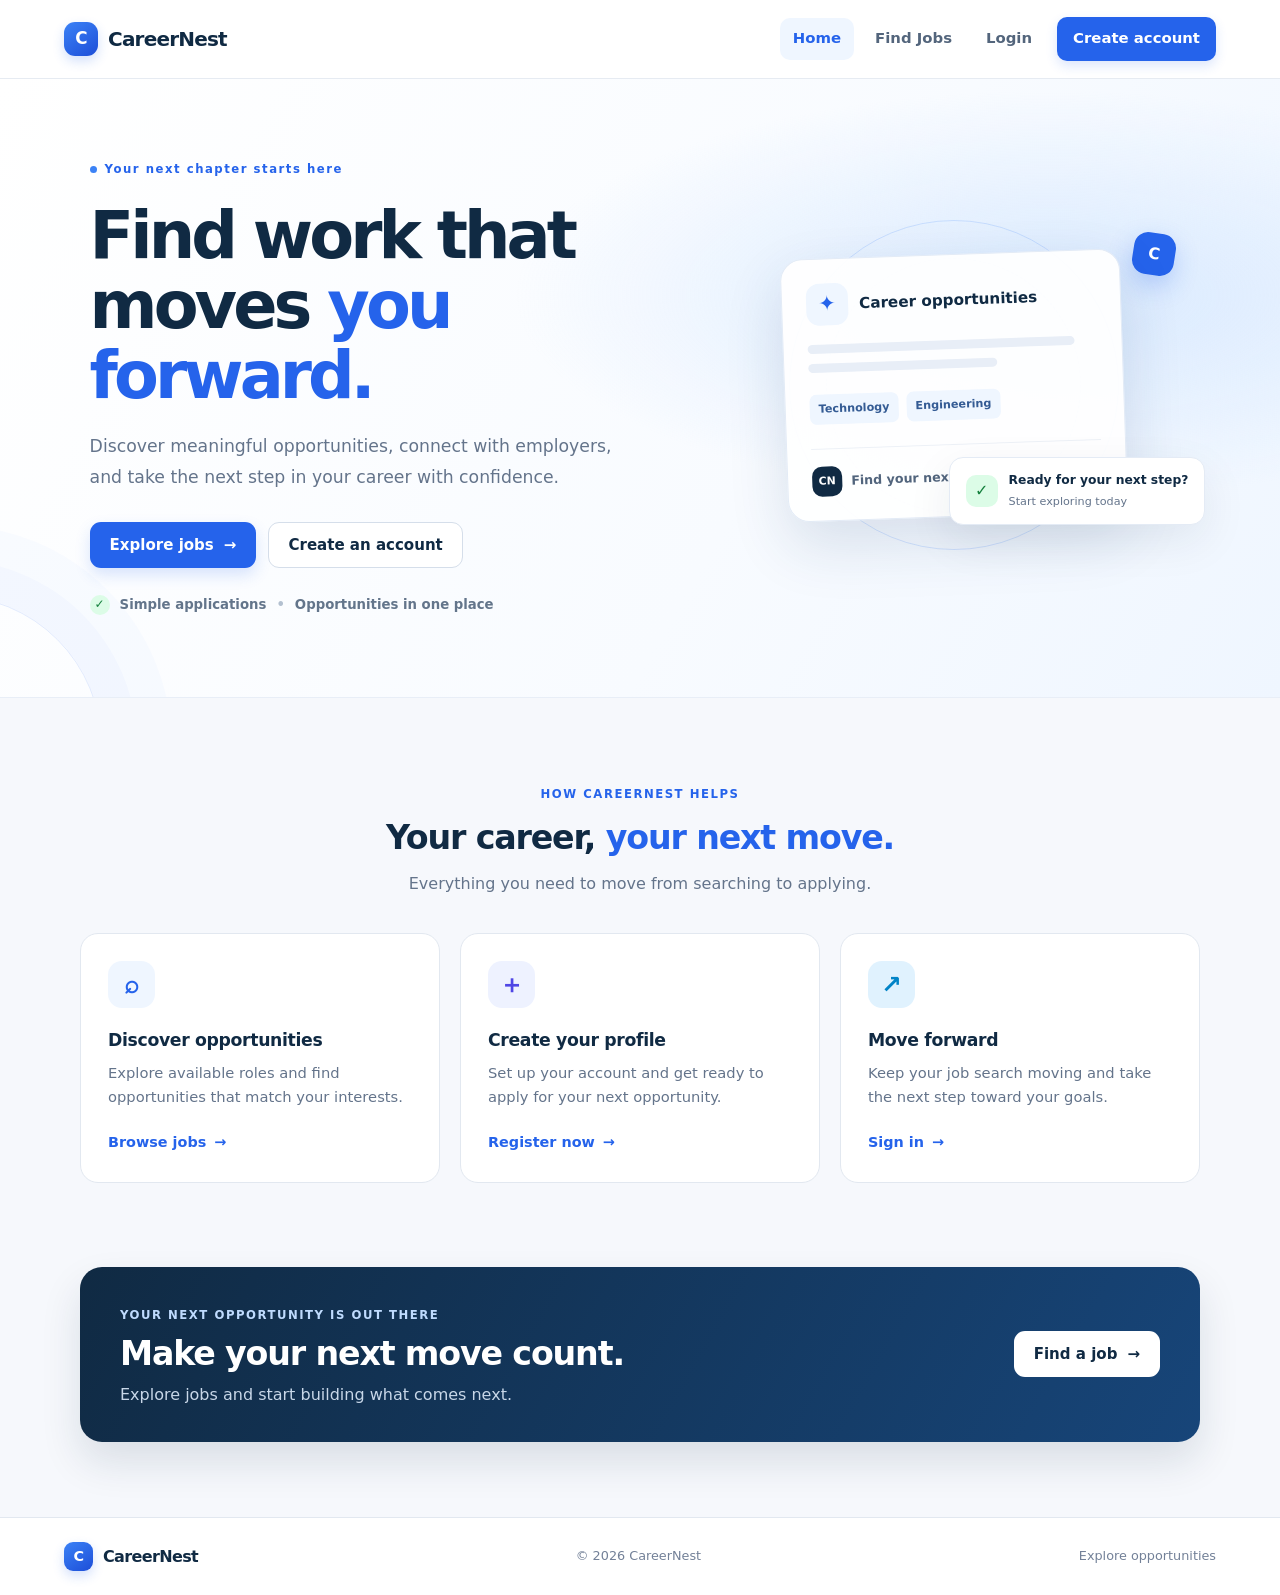
<file: frontend/index.html>
<!DOCTYPE html>
<html lang="en">

<head>
    <meta charset="UTF-8">
    <meta name="viewport" content="width=device-width, initial-scale=1.0">
    <meta name="theme-color" content="#102a43">
    <title>Home | CareerNest</title>
    <link rel="stylesheet" href="style.css">
    <script src="script.js" defer></script>
</head>

<body>

    <nav class="navbar">

        <a class="nav-logo" href="index.html" aria-label="CareerNest home"><span
                class="brand-mark">C</span><span>CareerNest</span></a>

        <div class="nav-links">
            <a class="active" href="index.html">Home</a>
            <a href="jobs.html">Find Jobs</a>
            <a href="profile.html" id="profile-nav-link" hidden>My profile</a>
            <a href="login.html" id="login-link">Login</a>
            <a href="register.html" id="register-link" class="nav-cta">Create account</a>

        </div>
    </nav>

    <main>

        <section class="hero">

            <div class="hero-content">
                <span class="eyebrow"><span class="eyebrow-dot"></span> Your next chapter starts here</span>
                <h1>Find work that moves <span>you forward.</span></h1>
                <p>Discover meaningful opportunities, connect with employers, and take the next step in your career with
                    confidence.</p>

                <div class="hero-buttons">

                    <a href="jobs.html" class="btn-primary">Explore jobs <span aria-hidden="true">→</span></a>
                    <a href="register.html" class="btn-secondary">Create an account</a>

                </div>
                <div class="hero-trust"><span class="trust-check">✓</span> Simple applications <span
                        class="trust-separator">•</span> Opportunities in one place</div>
            </div>
            <div class="hero-visual" aria-hidden="true">
                <div class="visual-orbit orbit-one"></div>
                <div class="visual-orbit orbit-two"></div>
                <div class="visual-card main-visual-card">
                    <div class="visual-card-top"><span class="visual-icon">✦</span><span class="visual-status">Career
                            opportunities</span></div>
                    <div class="visual-line visual-line-long"></div>
                    <div class="visual-line visual-line-medium"></div>
                    <div class="visual-tags"><span>Technology</span><span>Engineering</span></div>
                    <div class="visual-card-footer"><span class="mini-avatar">CN</span><span>Find your next
                            role</span><span class="visual-arrow">↗</span></div>
                </div>
                <div class="floating-note"><span class="floating-note-icon">✓</span><span><strong>Ready for your next
                            step?</strong><small>Start exploring today</small></span></div>
                <div class="floating-bubble">C</div>
            </div>
        </section>

        <section class="home-features section-shell">
            <div class="section-heading">
                <span class="eyebrow">HOW CAREERNEST HELPS</span>
                <h2>Your career, <span>your next move.</span></h2>
                <p>Everything you need to move from searching to applying.</p>
            </div>
            <div class="feature-grid">
                <article class="feature-card">
                    <div class="feature-icon icon-blue">⌕</div>
                    <h3>Discover opportunities</h3>
                    <p>Explore available roles and find opportunities that match your interests.</p><a
                        href="jobs.html">Browse jobs <span aria-hidden="true">→</span></a>
                </article>
                <article class="feature-card">
                    <div class="feature-icon icon-indigo">＋</div>
                    <h3>Create your profile</h3>
                    <p>Set up your account and get ready to apply for your next opportunity.</p><a
                        href="register.html">Register now <span aria-hidden="true">→</span></a>
                </article>
                <article class="feature-card">
                    <div class="feature-icon icon-sky">↗</div>
                    <h3>Move forward</h3>
                    <p>Keep your job search moving and take the next step toward your goals.</p><a
                        href="login.html">Sign in <span aria-hidden="true">→</span></a>
                </article>
            </div>
        </section>

        <section class="home-cta section-shell">
            <div><span class="eyebrow eyebrow-light">YOUR NEXT OPPORTUNITY IS OUT THERE</span>
                <h2>Make your next move count.</h2>
                <p>Explore jobs and start building what comes next.</p>
            </div><a href="jobs.html" class="btn-light">Find a job <span aria-hidden="true">→</span></a>
        </section>
    </main>

    <footer class="site-footer"><a class="footer-brand" href="index.html"><span class="brand-mark">C</span>
            CareerNest</a>
        <p>© 2026 CareerNest</p><a href="jobs.html">Explore opportunities</a>
    </footer>
</body>

</html>
</file>
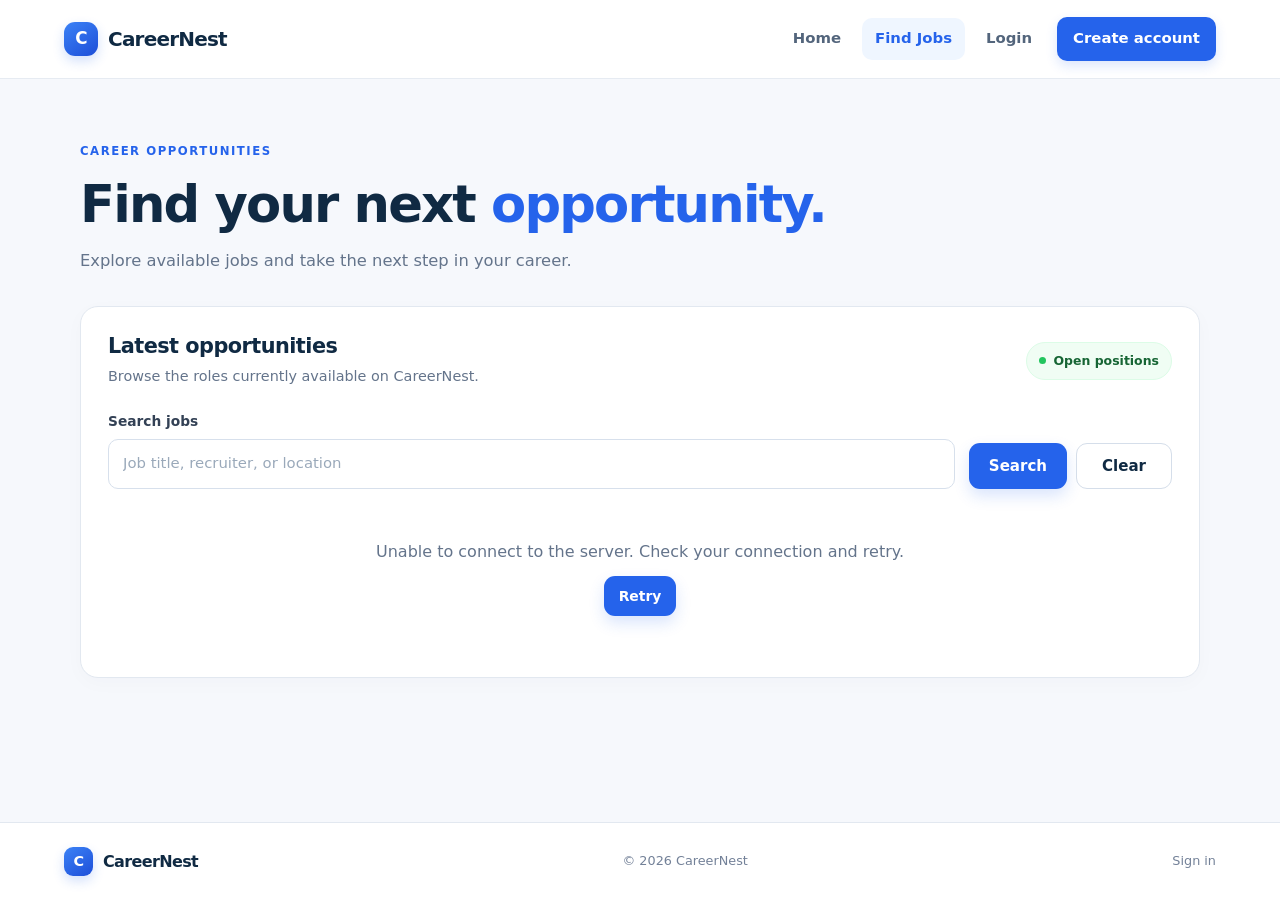
<file: frontend/jobs.html>
<!DOCTYPE html>
<html lang="en">

<head>
    <meta charset="UTF-8">
    <meta name="viewport" content="width=device-width, initial-scale=1.0">
    <meta name="theme-color" content="#102a43">
    <title>Find Jobs | CareerNest</title>
    <link rel="stylesheet" href="style.css">
    <script src="script.js" defer></script>
</head>

<body>
    <nav class="navbar">
        <a class="nav-logo" href="index.html" aria-label="CareerNest home"><span
                class="brand-mark">C</span><span>CareerNest</span></a>
        <div class="nav-links"><a href="index.html">Home</a><a class="active" href="jobs.html">Find Jobs</a><a
                id="profile-nav-link" href="profile.html" hidden>My profile</a><a
                href="login.html">Login</a><a href="register.html" class="nav-cta">Create account</a></div>
    </nav>

    <main class="page-shell jobs-section">
        <section class="page-intro"><span class="eyebrow">CAREER OPPORTUNITIES</span>
            <h1>Find your next <span>opportunity.</span></h1>
            <p>Explore available jobs and take the next step in your career.</p>
        </section>
        <section class="content-panel" aria-label="Available jobs">
            <div class="panel-heading">
                <div>
                    <h2>Latest opportunities</h2>
                    <p>Browse the roles currently available on CareerNest.</p>
                </div><span class="panel-pill"><span class="status-dot"></span> Open positions</span>
            </div>
            <form id="job-search-form" class="job-search-form" role="search">
                <div class="field-group">
                    <label for="job-search-input">Search jobs</label>
                    <input id="job-search-input" name="search" type="search"
                        placeholder="Job title, recruiter, or location" autocomplete="off">
                </div>
                <div class="job-search-actions">
                    <button type="submit" class="btn-primary">Search</button>
                    <button type="button" id="clear-job-search" class="btn-secondary">Clear</button>
                </div>
            </form>
            <p id="job-search-message" class="status-message" role="status" aria-live="polite"></p>
            <div id="job-list" class="job-list" aria-busy="true" aria-live="polite">
                <article class="job-card job-card-skeleton" aria-hidden="true">
                    <span class="skeleton-line skeleton-title"></span>
                    <span class="skeleton-line skeleton-company"></span>
                    <span class="skeleton-line"></span>
                    <span class="skeleton-line skeleton-short"></span>
                </article>
                <article class="job-card job-card-skeleton" aria-hidden="true">
                    <span class="skeleton-line skeleton-title"></span>
                    <span class="skeleton-line skeleton-company"></span>
                    <span class="skeleton-line"></span>
                    <span class="skeleton-line skeleton-short"></span>
                </article>
                <article class="job-card job-card-skeleton" aria-hidden="true">
                    <span class="skeleton-line skeleton-title"></span>
                    <span class="skeleton-line skeleton-company"></span>
                    <span class="skeleton-line"></span>
                    <span class="skeleton-line skeleton-short"></span>
                </article>
            </div>
        </section>
        <section id="my-applications-section" class="content-panel applications-panel" hidden>
            <div class="panel-heading">
                <div>
                    <h2>My applications</h2>
                    <p>Keep track of the opportunities you've applied for.</p>
                </div><button type="button" id="loadMyApplicationsBtn" class="btn-primary btn-small">View my
                    applications</button>
            </div>
            <p id="myApplicationsMessage" class="status-message" role="status" aria-live="polite"></p>
            <div id="myApplicationsList" class="job-list"></div>
        </section>
    </main>

    <dialog id="job-details-dialog" class="job-details-dialog" aria-labelledby="job-details-title">
        <div class="job-details-dialog-header">
            <div class="job-details-heading">
                <span class="eyebrow">JOB DETAILS</span>
                <h2 id="job-details-title"></h2>
                <p id="job-details-recruiter" hidden></p>
            </div>
            <button type="button" id="close-job-details" class="modal-close-button"
                aria-label="Close job details" autofocus>&times;</button>
        </div>
        <div class="job-details-dialog-body">
            <dl id="job-details-meta" class="job-details-meta"></dl>
            <section id="job-description-section" class="job-details-description" hidden>
                <h3>About the role</h3>
                <p id="job-details-description"></p>
            </section>
        </div>
        <div id="job-details-dialog-footer" class="job-details-dialog-footer">
            <p id="job-details-application-status" class="job-details-application-status"
                role="status" aria-live="polite" hidden></p>
            <button type="button" id="job-details-apply" class="btn-primary">Apply Now</button>
        </div>
    </dialog>

    <footer class="site-footer"><a class="footer-brand" href="index.html"><span class="brand-mark">C</span>
            CareerNest</a>
        <p>© 2026 CareerNest</p><a href="login.html">Sign in</a>
    </footer>
</body>

</html>
</file>
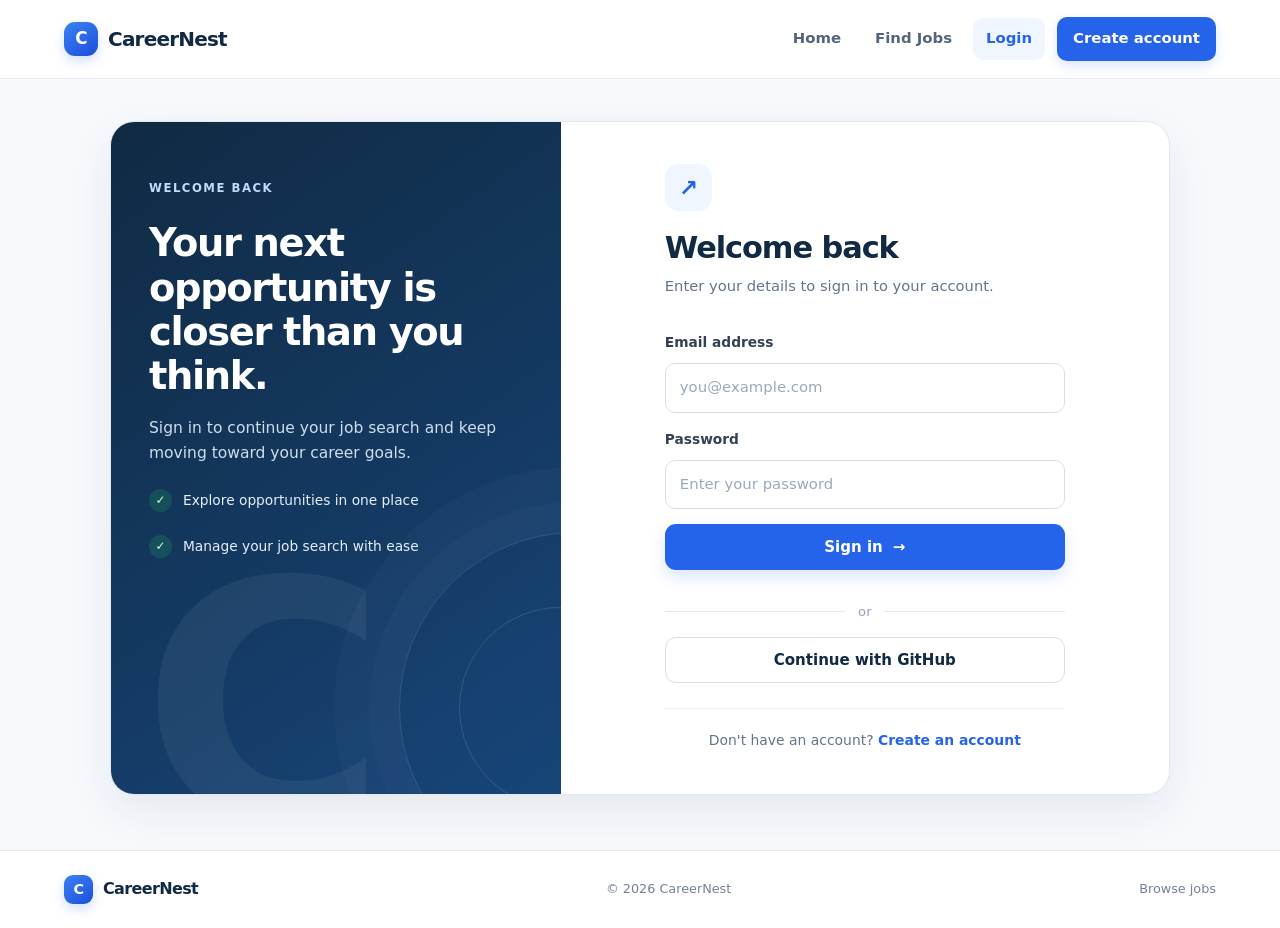
<file: frontend/login.html>
<!DOCTYPE html>
<html lang="en">

<head>
    <meta charset="UTF-8">
    <meta name="viewport" content="width=device-width, initial-scale=1.0">
    <meta name="theme-color" content="#102a43">
    <title>Login | CareerNest</title>
    <link rel="stylesheet" href="style.css">
    <script src="script.js" defer></script>
</head>

<body class="auth-page">
    <nav class="navbar"><a class="nav-logo" href="index.html" aria-label="CareerNest home"><span
                class="brand-mark">C</span><span>CareerNest</span></a>
        <div class="nav-links"><a href="index.html">Home</a><a href="jobs.html">Find Jobs</a><a class="active"
                href="login.html">Login</a><a href="register.html" class="nav-cta">Create account</a></div>
    </nav>
    <main class="auth-layout">
        <aside class="auth-aside"><span class="eyebrow eyebrow-light">WELCOME BACK</span>
            <h1>Your next opportunity is closer than you think.</h1>
            <p>Sign in to continue your job search and keep moving toward your career goals.</p>
            <div class="aside-feature"><span class="aside-check">✓</span><span>Explore opportunities in one place</span>
            </div>
            <div class="aside-feature"><span class="aside-check">✓</span><span>Manage your job search with ease</span>
            </div>
            <div class="aside-decoration">C</div>
        </aside>
        <section class="auth-section">
            <div class="auth-card">
                <div class="auth-heading"><span class="auth-icon">↗</span>
                    <h2>Welcome back</h2>
                    <p>Enter your details to sign in to your account.</p>
                </div>
                <form id="login-form" class="form-stack">
                    <label for="login-email">Email address</label><input type="email" id="login-email" name="email"
                        placeholder="you@example.com" autocomplete="email" required>
                    <label for="login-password">Password</label><input type="password" id="login-password"
                        name="password" placeholder="Enter your password" autocomplete="current-password" required>
                    <button type="submit" class="btn-primary btn-full">Sign in <span
                            aria-hidden="true">→</span></button>
                    <p id="login-message" class="form-message" role="status" aria-live="polite"></p>
                </form>
                <div class="auth-divider"><span>or</span></div>
                <a class="btn-secondary btn-full github-login"
                    href="https://jobportalspringboot.onrender.com/api/auth/github">Continue with GitHub</a>
                <p class="auth-switch">Don't have an account? <a href="register.html">Create an account</a></p>
            </div>
        </section>
    </main>
    <footer class="site-footer"><a class="footer-brand" href="index.html"><span class="brand-mark">C</span>
            CareerNest</a>
        <p>© 2026 CareerNest</p><a href="jobs.html">Browse jobs</a>
    </footer>
</body>

</html>
</file>
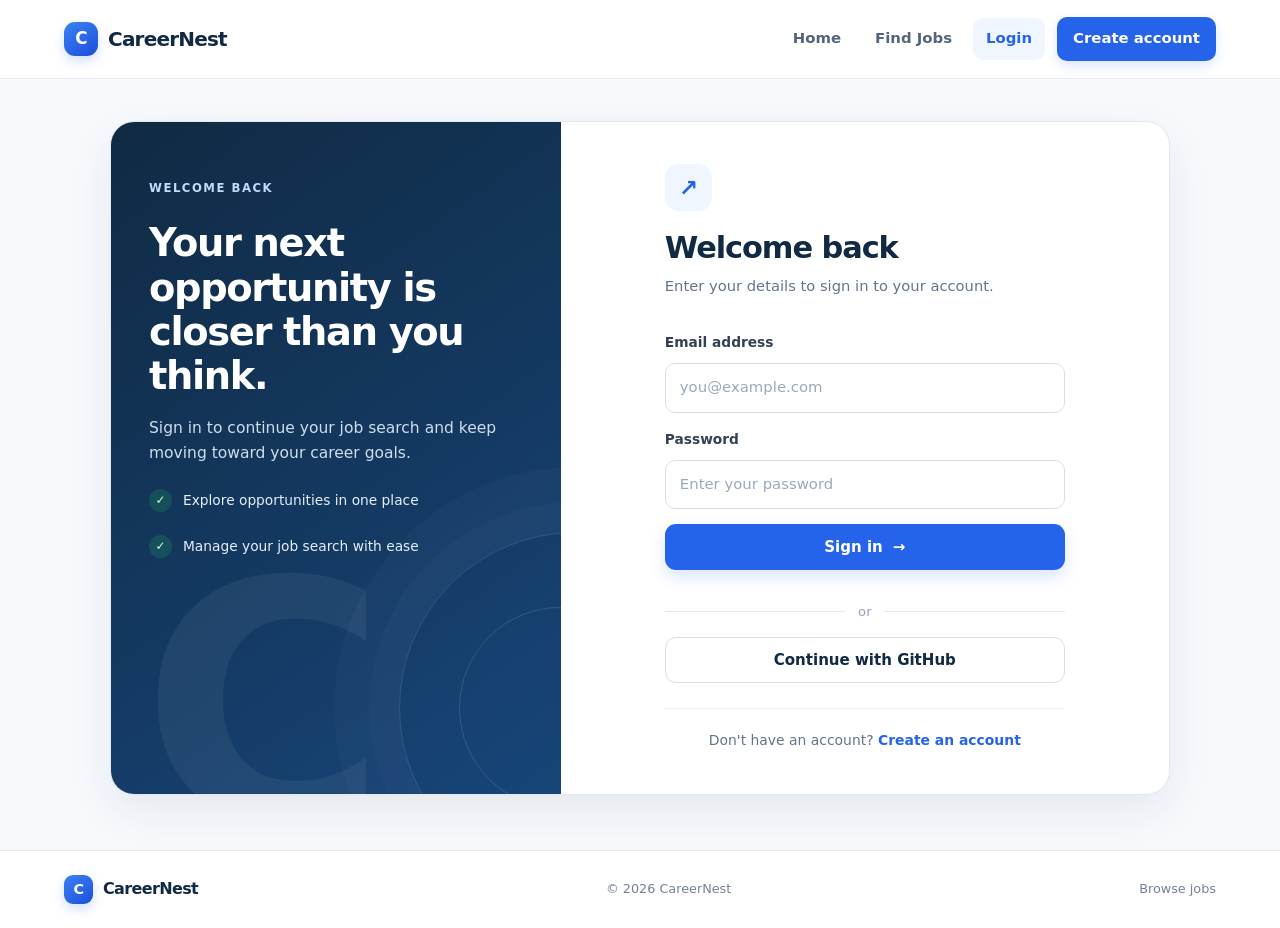
<file: frontend/profile.html>
<!DOCTYPE html>
<html lang="en">

<head>
    <meta charset="UTF-8">
    <meta name="viewport" content="width=device-width, initial-scale=1.0">
    <meta name="theme-color" content="#102a43">
    <title>My Profile | CareerNest</title>
    <link rel="stylesheet" href="style.css">
    <script src="script.js" defer></script>
</head>

<body class="dashboard-page">
    <header class="dashboard-topbar">
        <a class="nav-logo" href="index.html"><span class="brand-mark">C</span><span>CareerNest</span></a>
        <nav class="dashboard-nav">
            <a href="jobs.html">Find jobs</a>
            <a href="jobs.html#my-applications-section">My applications</a>
            <button id="logoutBtn" type="button" class="btn-outline-light">Logout</button>
        </nav>
    </header>

    <main class="profile-container page-shell">
        <section class="page-intro profile-intro">
            <span class="eyebrow">JOB SEEKER WORKSPACE</span>
            <h1>Your professional <span>profile.</span></h1>
            <p>Keep your experience, skills, and projects up to date.</p>
        </section>

        <p id="profile-status" class="form-message" role="status" aria-live="polite"></p>
        <div id="profile-loading" class="loading-state" role="status">
            <span class="loading-spinner" aria-hidden="true"></span>
            <p>Loading your profile...</p>
        </div>

        <section id="profile-view" class="profile-content-panel" hidden>
            <div class="panel-heading profile-panel-heading">
                <div>
                    <span class="eyebrow">PERSONAL INFORMATION</span>
                    <h2 id="profile-heading">Your profile</h2>
                    <p>Only you can view and manage this information.</p>
                </div>
                <button id="edit-profile-button" type="button" class="btn-primary">Edit profile</button>
            </div>
            <div id="profile-view-content" class="profile-view-content"></div>
        </section>

        <form id="profile-form" class="profile-content-panel" hidden>
            <div class="panel-heading profile-panel-heading">
                <div>
                    <span class="eyebrow">PROFILE DETAILS</span>
                    <h2 id="profile-form-heading">Edit your profile</h2>
                    <p>Your name is managed by your CareerNest account.</p>
                </div>
            </div>

            <section class="profile-form-section">
                <h3>Personal Information</h3>
                <div class="form-grid">
                    <div class="field-group">
                        <label for="profile-full-name">Full name</label>
                        <input id="profile-full-name" type="text" readonly>
                    </div>
                    <div class="field-group">
                        <label for="profile-phone">Phone number</label>
                        <input id="profile-phone" type="tel" maxlength="30"
                            placeholder="+1 555 010 1234" autocomplete="tel">
                    </div>
                </div>
            </section>

            <section class="profile-form-section">
                <h3>Professional Summary</h3>
                <div class="field-group">
                    <label for="profile-summary">Summary</label>
                    <textarea id="profile-summary" rows="5" maxlength="5000"
                        placeholder="Describe your professional background and goals"></textarea>
                </div>
            </section>

            <section class="profile-form-section">
                <h3>Skills</h3>
                <div class="field-group">
                    <label for="profile-skills">Skills</label>
                    <textarea id="profile-skills" rows="4"
                        placeholder="Add one skill per line, for example: Java&#10;Spring Boot"></textarea>
                    <span class="profile-field-hint">Enter up to 30 skills, one per line.</span>
                </div>
            </section>

            <section class="profile-form-section">
                <div class="profile-section-heading">
                    <div>
                        <h3>Education</h3>
                        <p>Add your education and training.</p>
                    </div>
                    <button id="add-education-button" type="button" class="btn-secondary btn-small">Add education</button>
                </div>
                <div id="education-entries" class="profile-entry-list"></div>
            </section>

            <section class="profile-form-section">
                <div class="profile-section-heading">
                    <div>
                        <h3>Work Experience</h3>
                        <p>Include professional roles and internships.</p>
                    </div>
                    <button id="add-experience-button" type="button" class="btn-secondary btn-small">Add experience</button>
                </div>
                <div id="experience-entries" class="profile-entry-list"></div>
            </section>

            <section class="profile-form-section">
                <div class="profile-section-heading">
                    <div>
                        <h3>Projects</h3>
                        <p>Showcase projects and the technologies you used.</p>
                    </div>
                    <button id="add-project-button" type="button" class="btn-secondary btn-small">Add project</button>
                </div>
                <div id="project-entries" class="profile-entry-list"></div>
            </section>

            <div class="profile-form-actions">
                <button id="cancel-profile-edit-button" type="button" class="btn-secondary">Cancel</button>
                <button id="save-profile-button" type="submit" class="btn-primary">Save changes</button>
            </div>
        </form>
    </main>

    <footer class="site-footer">
        <a class="footer-brand" href="index.html"><span class="brand-mark">C</span>CareerNest</a>
        <p>© 2026 CareerNest</p>
        <a href="jobs.html">Browse jobs</a>
    </footer>
</body>

</html>
</file>
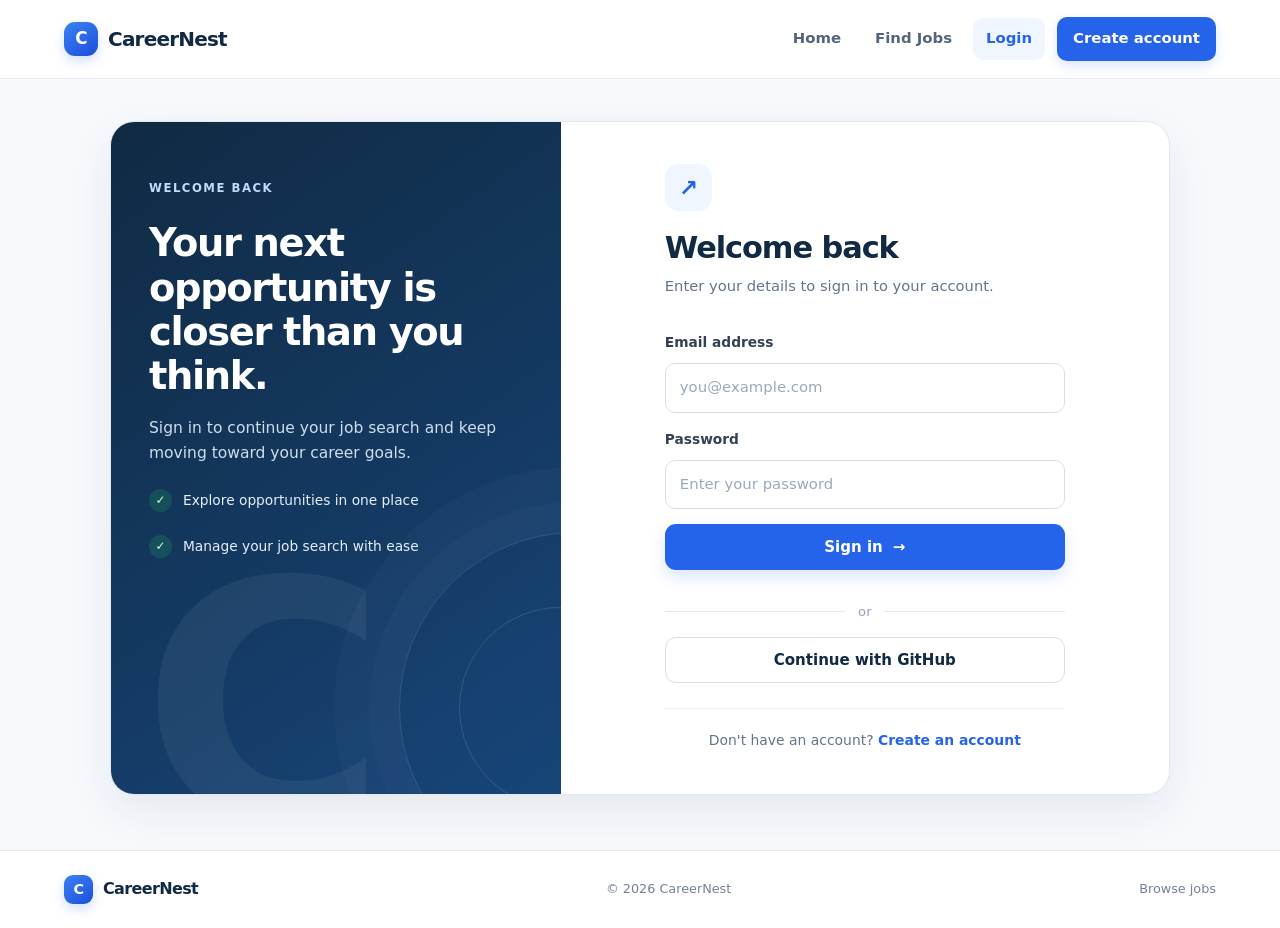
<file: frontend/recruiter-dashboard.html>
<!DOCTYPE html>
<html lang="en">

<head>
    <meta charset="UTF-8">
    <meta name="viewport" content="width=device-width, initial-scale=1.0">
    <meta name="theme-color" content="#102a43">
    <title>Recruiter Dashboard | CareerNest</title>
    <link rel="stylesheet" href="style.css">
    <script src="script.js" defer></script>
</head>

<body class="dashboard-page">
    <header class="dashboard-topbar"><a class="nav-logo" href="index.html"><span
                class="brand-mark">C</span><span>CareerNest</span></a>
        <nav class="dashboard-nav"><a href="index.html">Home</a><a href="jobs.html">Browse jobs</a><button
                id="logoutBtn" type="button" class="btn-outline-light">Logout</button></nav>
    </header>
    <main class="dashboard-container">
        <section class="dashboard-heading">
            <div><span class="eyebrow">RECRUITER WORKSPACE</span>
                <h1>Your hiring <span>dashboard.</span></h1>
                <p>Manage your job listings and review candidates in one place.</p>
            </div><a href="#create-job" class="btn-primary">＋ Post a job</a>
        </section>
        <section class="dashboard-summary">
            <div class="dashboard-card summary-card">
                <div class="summary-icon">▤</div>
                <div>
                    <p class="summary-label">Total jobs posted</p>
                    <p id="totalJobs" class="summary-number">0</p>
                </div><span class="summary-caption">Your listings</span>
            </div>
        </section>
        <section id="create-job" class="dashboard-panel dashboard-actions">
            <div class="panel-heading">
                <div><span class="eyebrow">NEW LISTING</span>
                    <h2>Post a new job</h2>
                    <p>Share the details candidates need to know.</p>
                </div><span class="panel-icon">＋</span>
            </div>
            <form id="createJobForm" class="form-grid">
                <div class="field-group field-span-two"><label for="title">Job title</label><input type="text"
                        id="title" name="title" placeholder="e.g. Java Backend Developer" required></div>
                <div class="field-group field-span-two"><label for="description">Job description</label><textarea
                        id="description" name="description" rows="4"
                        placeholder="Describe the role and responsibilities" required></textarea></div>
                <div class="field-group"><label for="location">Location</label><input type="text" id="location"
                        name="location" placeholder="e.g. Pune or Remote" required></div>
                <div class="field-group"><label for="employmentType">Employment type</label><select
                        id="employmentType" name="employmentType" required>
                        <option value="">Select employment type</option>
                        <option value="INTERNSHIP">Internship</option>
                        <option value="FULL_TIME">Full-time</option>
                    </select></div>
                <div class="field-group"><label for="salary">Salary / stipend (INR)</label><input type="number" id="salary"
                        name="salary" min="0" step="0.01" placeholder="e.g. 500000" required></div>
                <div class="field-group"><label for="experience">Experience (years)</label><input type="number"
                        id="experience" name="experience" min="0" step="1" placeholder="e.g. 2" required></div>
                <div class="field-group field-submit"><button type="submit" class="btn-primary">Publish job <span
                            aria-hidden="true">→</span></button></div>
                <p id="formMessage" class="form-message field-span-two" role="status" aria-live="polite"></p>
            </form>
        </section>
        <section class="dashboard-panel applicants-section">
            <div class="panel-heading">
                <div><span class="eyebrow">CANDIDATE PIPELINE</span>
                    <h2>Manage applications</h2>
                    <p>Review applicants for your posted jobs and update their status.</p>
                </div><button type="button" id="loadApplicationsBtn" class="btn-secondary">View applicants</button>
            </div>
            <p id="applicationsMessage" class="status-message" role="status" aria-live="polite"></p>
            <div id="applicationsList"></div>
            <section id="candidate-profile-view" class="candidate-profile-view" hidden
                aria-labelledby="candidate-profile-heading" aria-live="polite">
                <div class="candidate-profile-heading">
                    <div>
                        <span class="eyebrow">CANDIDATE PROFILE</span>
                        <h3 id="candidate-profile-heading">Applicant profile</h3>
                    </div>
                    <button type="button" id="back-to-applications-button"
                        class="btn-secondary">Back to applicants</button>
                </div>
                <p id="candidate-profile-message" class="status-message" role="status"></p>
                <div id="candidate-profile-content" class="candidate-profile-content"></div>
            </section>
        </section>
        <section class="dashboard-panel my-jobs-section">
            <div class="panel-heading">
                <div><span class="eyebrow">YOUR LISTINGS</span>
                    <h2>My posted jobs</h2>
                    <p>View and manage the jobs you've published.</p>
                </div>
            </div>
            <p id="jobsMessage" class="status-message" role="status" aria-live="polite">Loading your jobs...</p>
            <div id="myJobsList"></div>
        </section>
    </main>
    <footer class="site-footer"><a class="footer-brand" href="index.html"><span class="brand-mark">C</span>
            CareerNest</a>
        <p>© 2026 CareerNest</p><a href="jobs.html">Browse jobs</a>
    </footer>
</body>

</html>
</file>
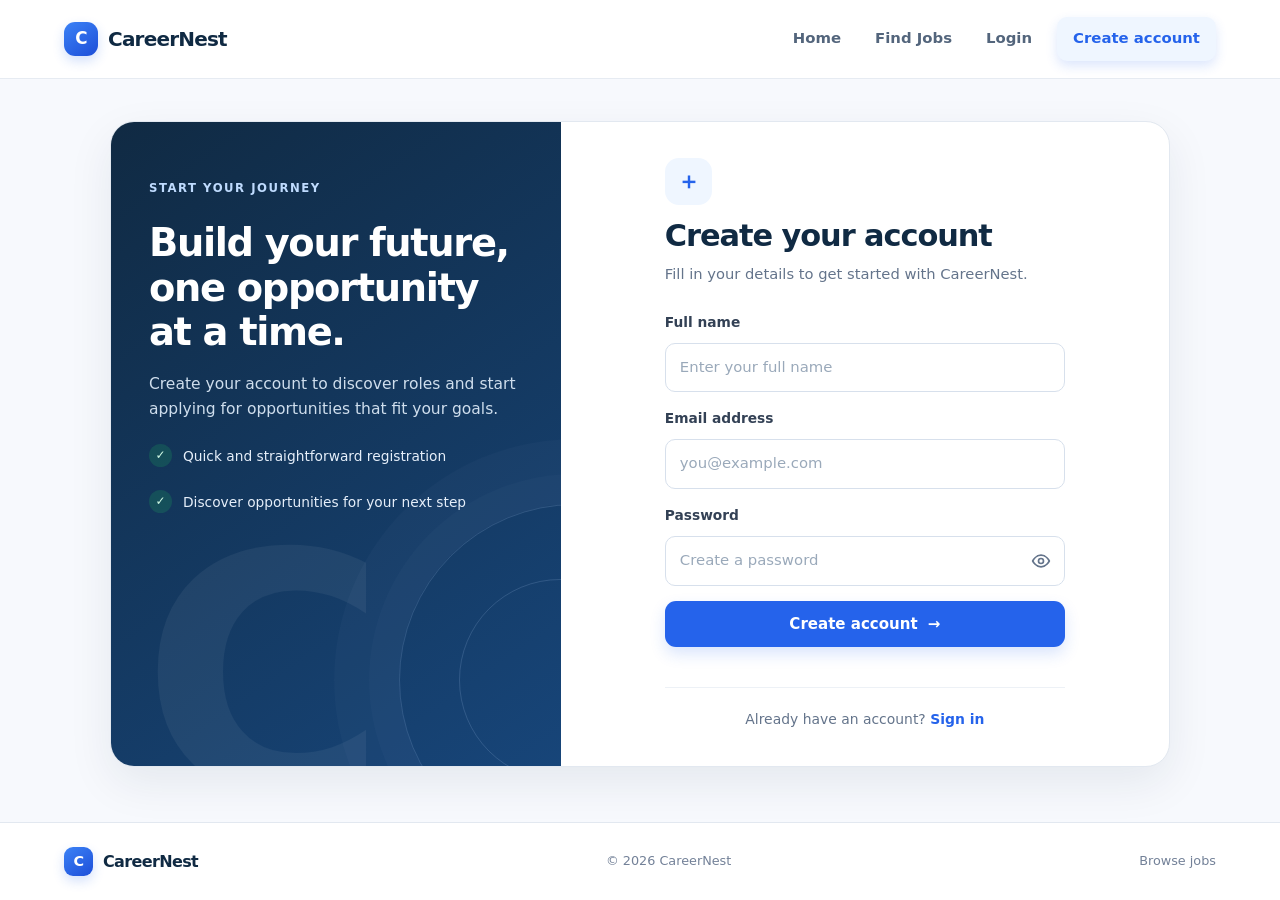
<file: frontend/register.html>
<!DOCTYPE html>
<html lang="en">

<head>
    <meta charset="UTF-8">
    <meta name="viewport" content="width=device-width, initial-scale=1.0">
    <meta name="theme-color" content="#102a43">
    <title>Register | CareerNest</title>
    <link rel="stylesheet" href="style.css">
    <script src="script.js" defer></script>
</head>

<body class="auth-page">
    <nav class="navbar"><a class="nav-logo" href="index.html" aria-label="CareerNest home"><span
                class="brand-mark">C</span><span>CareerNest</span></a>
        <div class="nav-links"><a href="index.html">Home</a><a href="jobs.html">Find Jobs</a><a
                href="login.html">Login</a><a class="active nav-cta" href="register.html">Create account</a></div>
    </nav>
    <main class="auth-layout register-layout">
        <aside class="auth-aside"><span class="eyebrow eyebrow-light">START YOUR JOURNEY</span>
            <h1>Build your future, one opportunity at a time.</h1>
            <p>Create your account to discover roles and start applying for opportunities that fit your goals.</p>
            <div class="aside-feature"><span class="aside-check">✓</span><span>Quick and straightforward
                    registration</span></div>
            <div class="aside-feature"><span class="aside-check">✓</span><span>Discover opportunities for your next
                    step</span></div>
            <div class="aside-decoration">C</div>
        </aside>
        <section class="auth-section">
            <div class="auth-card">
                <div class="auth-heading"><span class="auth-icon">＋</span>
                    <h2>Create your account</h2>
                    <p>Fill in your details to get started with CareerNest.</p>
                </div>
                <form id="register-form" class="form-stack">
                    <label for="register-name">Full name</label><input type="text" id="register-name" name="name"
                        placeholder="Enter your full name" autocomplete="name" required>
                    <label for="register-email">Email address</label><input type="email" id="register-email"
                        name="email" placeholder="you@example.com" autocomplete="email" required>
                    <label for="register-password">Password</label>
                    <div class="password-field">
                        <input type="password" id="register-password" name="password"
                            placeholder="Create a password" autocomplete="new-password" required>
                        <button type="button" id="register-password-toggle" class="password-toggle"
                            aria-label="Show password" aria-controls="register-password">
                            <svg class="password-eye-icon" viewBox="0 0 24 24" fill="none" stroke="currentColor"
                                stroke-width="2" stroke-linecap="round" stroke-linejoin="round" aria-hidden="true">
                                <path d="M2 12s3.6-7 10-7 10 7 10 7-3.6 7-10 7-10-7-10-7Z"></path>
                                <circle cx="12" cy="12" r="3"></circle>
                            </svg>
                            <svg class="password-eye-off-icon" viewBox="0 0 24 24" fill="none" stroke="currentColor"
                                stroke-width="2" stroke-linecap="round" stroke-linejoin="round" aria-hidden="true"
                                hidden>
                                <path d="m3 3 18 18"></path>
                                <path d="M10.6 10.6a2 2 0 0 0 2.8 2.8"></path>
                                <path d="M9.9 5.2A10.7 10.7 0 0 1 12 5c6.4 0 10 7 10 7a15.7 15.7 0 0 1-3.1 3.9"></path>
                                <path d="M6.6 6.6C3.6 8.5 2 12 2 12s3.6 7 10 7a10.7 10.7 0 0 0 4.1-.8"></path>
                            </svg>
                        </button>
                    </div>
                    <button type="submit" class="btn-primary btn-full">Create account <span
                            aria-hidden="true">→</span></button>
                    <p id="register-message" class="form-message" role="status" aria-live="polite"></p>
                </form>
                <p class="auth-switch">Already have an account? <a href="login.html">Sign in</a></p>
            </div>
        </section>
    </main>
    <footer class="site-footer"><a class="footer-brand" href="index.html"><span class="brand-mark">C</span>
            CareerNest</a>
        <p>© 2026 CareerNest</p><a href="jobs.html">Browse jobs</a>
    </footer>
</body>

</html>
</file>
<file: frontend/style.css>
/* CareerNest — modern professional UI */
:root {
    --navy: #102a43;
    --navy-deep: #0b1f33;
    --blue: #2563eb;
    --blue-dark: #1d4ed8;
    --blue-soft: #eff6ff;
    --ink: #172b4d;
    --muted: #64748b;
    --line: #e2e8f0;
    --surface: #ffffff;
    --page: #f6f8fc;
    --success: #15803d;
    --danger: #b91c1c;
    --radius: 18px;
    --shadow: 0 16px 45px rgba(16, 42, 67, 0.08);
}

* {
    box-sizing: border-box;
    margin: 0;
    padding: 0;
}

html {
    scroll-behavior: smooth;
}

body {
    min-height: 100vh;
    display: flex;
    flex-direction: column;
    background: var(--page);
    color: var(--ink);
    font-family: Inter, ui-sans-serif, system-ui, -apple-system, BlinkMacSystemFont, "Segoe UI", sans-serif;
    line-height: 1.6;
    -webkit-font-smoothing: antialiased;
}

main {
    flex: 1;
}

a {
    color: var(--blue);
    text-decoration: none;
}

a:hover {
    color: var(--blue-dark);
}

button,
input,
textarea {
    font: inherit;
}

button,
a {
    -webkit-tap-highlight-color: transparent;
}

button {
    cursor: pointer;
}

[hidden] {
    display: none !important;
}

/* Navigation */
.navbar,
.dashboard-topbar {
    width: 100%;
    display: flex;
    align-items: center;
    justify-content: space-between;
    gap: 24px;
    padding: 17px max(5vw, calc((100vw - 1200px) / 2));
    background: var(--surface);
    border-bottom: 1px solid rgba(226, 232, 240, .85);
    position: relative;
    z-index: 5;
}

.nav-logo,
.footer-brand {
    display: inline-flex;
    align-items: center;
    gap: 10px;
    color: var(--navy);
    font-size: 1.25rem;
    font-weight: 800;
    letter-spacing: -.04em;
    white-space: nowrap;
}

.nav-logo:hover,
.footer-brand:hover {
    color: var(--navy);
}

.brand-mark {
    width: 34px;
    height: 34px;
    display: inline-grid;
    place-items: center;
    border-radius: 11px;
    color: #fff;
    background: linear-gradient(145deg, #3b82f6, #1d4ed8);
    font-weight: 850;
    font-size: 1.05rem;
    box-shadow: 0 5px 12px rgba(37, 99, 235, .2);
}

.nav-links,
.dashboard-nav {
    display: flex;
    align-items: center;
    gap: 8px;
}

.nav-links a,
.dashboard-nav a {
    color: #53657c;
    padding: 9px 13px;
    font-size: .93rem;
    font-weight: 650;
    border-radius: 10px;
    transition: background .18s ease, color .18s ease;
}

.nav-links a:hover,
.dashboard-nav a:hover,
.nav-links a.active {
    color: var(--blue);
    background: var(--blue-soft);
}

.nav-links .nav-cta {
    margin-left: 4px;
    padding: 10px 16px;
    color: #fff;
    background: var(--blue);
    box-shadow: 0 5px 12px rgba(37, 99, 235, .16);
}

.nav-links .nav-cta:hover {
    color: #fff;
    background: var(--blue-dark);
}

/* Shared type and buttons */
.eyebrow {
    display: inline-flex;
    align-items: center;
    gap: 8px;
    color: var(--blue);
    font-size: .73rem;
    font-weight: 800;
    letter-spacing: .13em;
    line-height: 1.4;
}

.eyebrow-light {
    color: #bfdbfe;
}

h1,
h2,
h3 {
    color: var(--navy);
    line-height: 1.2;
    letter-spacing: -.035em;
}

h1 {
    font-size: clamp(2.25rem, 4.6vw, 3.8rem);
}

h2 {
    font-size: clamp(1.55rem, 2.6vw, 2.1rem);
}

p {
    color: var(--muted);
}

.btn-primary,
.btn-secondary,
.btn-light,
.btn-outline-light {
    display: inline-flex;
    align-items: center;
    justify-content: center;
    gap: 10px;
    min-height: 46px;
    padding: 12px 19px;
    border: 1px solid transparent;
    border-radius: 11px;
    font-weight: 750;
    font-size: .94rem;
    line-height: 1.2;
    transition: transform .18s ease, background .18s ease, box-shadow .18s ease;
}

.btn-primary {
    background: var(--blue);
    color: #fff;
    box-shadow: 0 7px 15px rgba(37, 99, 235, .17);
}

.btn-primary:hover {
    color: #fff;
    background: var(--blue-dark);
    box-shadow: 0 10px 22px rgba(37, 99, 235, .23);
    transform: translateY(-1px);
}

.btn-secondary {
    background: #fff;
    color: var(--navy);
    border-color: #d5deea;
}

.btn-secondary:hover {
    background: #f8fafc;
    border-color: #a9bdd7;
    color: var(--navy);
}

.btn-light {
    background: #fff;
    color: var(--navy);
}

.btn-light:hover {
    color: var(--navy);
    background: #eff6ff;
    transform: translateY(-1px);
}

.btn-outline-light {
    min-height: 39px;
    padding: 9px 14px;
    color: #fff;
    background: transparent;
    border-color: rgba(255, 255, 255, .28);
}

.btn-outline-light:hover {
    background: rgba(255, 255, 255, .1);
}

.btn-small {
    min-height: 40px;
    padding: 10px 14px;
    font-size: .87rem;
}

.btn-full {
    width: 100%;
    margin-top: 5px;
}

button:disabled {
    opacity: .6;
    cursor: not-allowed;
    transform: none;
}

/* Home hero */
.hero {
    position: relative;
    overflow: hidden;
    display: grid;
    grid-template-columns: minmax(0, 1.1fr) minmax(300px, .9fr);
    align-items: center;
    gap: 50px;
    min-height: 530px;
    padding: 76px max(7vw, calc((100vw - 1120px) / 2)) 82px;
    background: radial-gradient(ellipse at 82% 35%, rgba(191, 219, 254, .52), transparent 36%), linear-gradient(120deg, #fff 0%, #f8fbff 60%, #eff6ff 100%);
    border-bottom: 1px solid #e8eef7;
}

.hero::before {
    content: "";
    position: absolute;
    width: 300px;
    height: 300px;
    left: -200px;
    bottom: -200px;
    border: 1px solid rgba(37, 99, 235, .12);
    border-radius: 50%;
    box-shadow: 0 0 0 35px rgba(37, 99, 235, .025), 0 0 0 70px rgba(37, 99, 235, .02);
}

.hero-content {
    position: relative;
    z-index: 1;
    max-width: 620px;
}

.eyebrow-dot,
.status-dot {
    width: 7px;
    height: 7px;
    display: inline-block;
    border-radius: 50%;
    background: #3b82f6;
}

.hero h1 {
    margin: 21px 0 20px;
    max-width: 650px;
    font-size: clamp(2.8rem, 5.1vw, 4.5rem);
    line-height: 1.07;
    letter-spacing: -.06em;
}

.hero h1 span,
.page-intro h1 span,
.dashboard-heading h1 span,
.section-heading h2 span {
    color: var(--blue);
}

.hero-content>p {
    max-width: 540px;
    font-size: 1.08rem;
    line-height: 1.8;
}

.hero-buttons {
    display: flex;
    flex-wrap: wrap;
    gap: 12px;
    margin-top: 29px;
}

.hero-trust {
    display: flex;
    align-items: center;
    flex-wrap: wrap;
    gap: 10px;
    margin-top: 26px;
    color: #63758b;
    font-size: .83rem;
    font-weight: 600;
}

.trust-check {
    display: inline-grid;
    place-items: center;
    width: 20px;
    height: 20px;
    border-radius: 50%;
    background: #dcfce7;
    color: #15803d;
    font-size: .75rem;
}

.trust-separator {
    color: #b3c0d0;
}

.hero-visual {
    position: relative;
    display: grid;
    place-items: center;
    min-height: 335px;
}

.visual-orbit {
    position: absolute;
    border: 1px solid rgba(59, 130, 246, .18);
    border-radius: 50%;
}

.orbit-one {
    width: 330px;
    height: 330px;
}

.orbit-two {
    width: 255px;
    height: 255px;
    border-style: dashed;
}

.visual-card {
    position: relative;
    z-index: 1;
    width: min(100%, 340px);
    padding: 24px;
    background: rgba(255, 255, 255, .94);
    border: 1px solid #e3ebf6;
    border-radius: 22px;
    box-shadow: 0 24px 60px rgba(26, 63, 110, .14);
    transform: rotate(-2deg);
}

.visual-card-top {
    display: flex;
    align-items: center;
    gap: 11px;
}

.visual-icon {
    display: grid;
    place-items: center;
    width: 42px;
    height: 42px;
    border-radius: 13px;
    color: var(--blue);
    background: #eff6ff;
    font-size: 1.3rem;
}

.visual-status {
    color: var(--navy);
    font-weight: 750;
    font-size: .95rem;
}

.visual-line {
    height: 9px;
    margin-top: 19px;
    border-radius: 10px;
    background: #e8eef7;
}

.visual-line-long {
    width: 92%;
}

.visual-line-medium {
    width: 65%;
    margin-top: 10px;
}

.visual-tags {
    display: flex;
    gap: 8px;
    margin-top: 22px;
}

.visual-tags span {
    padding: 6px 9px;
    color: #345b94;
    background: #eff6ff;
    border-radius: 7px;
    font-size: .7rem;
    font-weight: 700;
}

.visual-card-footer {
    display: flex;
    align-items: center;
    gap: 9px;
    margin-top: 24px;
    padding-top: 17px;
    border-top: 1px solid #edf1f7;
    color: #52657d;
    font-size: .79rem;
    font-weight: 650;
}

.mini-avatar {
    display: grid;
    place-items: center;
    width: 30px;
    height: 30px;
    border-radius: 10px;
    background: var(--navy);
    color: #fff;
    font-size: .68rem;
}

.visual-arrow {
    margin-left: auto;
    color: var(--blue);
    font-size: 1.15rem;
}

.floating-note {
    position: absolute;
    right: -15px;
    bottom: 28px;
    z-index: 2;
    display: flex;
    align-items: center;
    gap: 11px;
    padding: 13px 16px;
    background: #fff;
    border: 1px solid #e4ebf5;
    border-radius: 14px;
    box-shadow: var(--shadow);
}

.floating-note-icon {
    display: grid;
    place-items: center;
    width: 32px;
    height: 32px;
    border-radius: 10px;
    background: #dcfce7;
    color: #15803d;
    font-weight: 900;
}

.floating-note strong,
.floating-note small {
    display: block;
}

.floating-note strong {
    color: var(--navy);
    font-size: .77rem;
}

.floating-note small {
    color: var(--muted);
    font-size: .7rem;
    margin-top: 2px;
}

.floating-bubble {
    position: absolute;
    top: 15px;
    right: 15px;
    display: grid;
    place-items: center;
    width: 42px;
    height: 42px;
    border-radius: 14px;
    background: #2563eb;
    color: #fff;
    font-weight: 900;
    box-shadow: 0 10px 25px rgba(37, 99, 235, .25);
    transform: rotate(9deg);
}

/* Home features and CTA */
.section-shell {
    width: min(1120px, calc(100% - 48px));
    margin-inline: auto;
}

.home-features {
    padding-top: 82px;
    padding-bottom: 84px;
}

.section-heading {
    max-width: 640px;
    margin: 0 auto;
    text-align: center;
}

.section-heading h2 {
    margin-top: 12px;
}

.section-heading p {
    margin-top: 13px;
}

.feature-grid {
    display: grid;
    grid-template-columns: repeat(3, minmax(0, 1fr));
    gap: 20px;
    margin-top: 37px;
}

.feature-card {
    padding: 27px;
    background: #fff;
    border: 1px solid var(--line);
    border-radius: var(--radius);
    transition: transform .2s ease, box-shadow .2s ease, border-color .2s ease;
}

.feature-card:hover {
    transform: translateY(-4px);
    border-color: #c7d9f5;
    box-shadow: var(--shadow);
}

.feature-icon {
    display: grid;
    place-items: center;
    width: 47px;
    height: 47px;
    margin-bottom: 22px;
    border-radius: 14px;
    font-size: 1.55rem;
    font-weight: 700;
}

.icon-blue {
    color: #2563eb;
    background: #eff6ff;
}

.icon-indigo {
    color: #4f46e5;
    background: #eef2ff;
}

.icon-sky {
    color: #0284c7;
    background: #e0f2fe;
}

.feature-card h3 {
    font-size: 1.08rem;
    letter-spacing: -.02em;
}

.feature-card p {
    margin-top: 10px;
    min-height: 52px;
    font-size: .92rem;
}

.feature-card a {
    display: inline-flex;
    gap: 8px;
    align-items: center;
    margin-top: 18px;
    font-size: .9rem;
    font-weight: 750;
}

.home-cta {
    display: flex;
    justify-content: space-between;
    align-items: center;
    gap: 25px;
    margin-bottom: 75px;
    padding: 34px 40px;
    border-radius: 22px;
    background: linear-gradient(120deg, #102a43, #174579);
    box-shadow: 0 20px 40px rgba(16, 42, 67, .12);
}

.home-cta h2 {
    margin-top: 8px;
    color: #fff;
}

.home-cta p {
    margin-top: 8px;
    color: #c8d7e8;
}

.home-cta .btn-light {
    flex-shrink: 0;
}

/* General pages / job listings */
.page-shell {
    width: min(1120px, calc(100% - 48px));
    margin: 0 auto;
}

.jobs-section {
    padding-top: 58px;
    padding-bottom: 70px;
}

.page-intro {
    margin-bottom: 32px;
}

.page-intro h1 {
    margin-top: 12px;
    font-size: clamp(2.2rem, 4vw, 3.2rem);
}

.page-intro p {
    margin-top: 12px;
    font-size: 1.02rem;
}

.content-panel,
.dashboard-panel {
    margin-top: 22px;
    padding: 27px;
    background: #fff;
    border: 1px solid var(--line);
    border-radius: var(--radius);
    box-shadow: 0 5px 20px rgba(16, 42, 67, .025);
}

.panel-heading {
    display: flex;
    align-items: center;
    justify-content: space-between;
    gap: 20px;
    margin-bottom: 22px;
}

.panel-heading h2 {
    font-size: 1.3rem;
    letter-spacing: -.025em;
}

.panel-heading p {
    margin-top: 6px;
    font-size: .9rem;
}

.panel-pill {
    display: inline-flex;
    align-items: center;
    gap: 8px;
    flex-shrink: 0;
    padding: 8px 12px;
    color: #166534;
    background: #f0fdf4;
    border: 1px solid #dcfce7;
    border-radius: 999px;
    font-size: .78rem;
    font-weight: 700;
}

.panel-pill .status-dot {
    background: #22c55e;
}

.job-list {
    display: grid;
    grid-template-columns: repeat(auto-fit, minmax(260px, 1fr));
    gap: 18px;
}

.job-search-form {
    display: grid;
    grid-template-columns: minmax(0, 1fr) auto;
    align-items: end;
    gap: 14px;
    margin: 0 0 16px;
}

.job-search-form .field-group {
    min-width: 0;
}

.job-search-form .field-group label {
    margin-top: 0;
}

.job-search-form input {
    min-height: 46px;
}

.job-search-actions {
    display: flex;
    gap: 9px;
}

.job-search-actions button {
    min-width: 96px;
}

.job-search-form input:focus-visible,
.job-search-actions button:focus-visible {
    outline: 3px solid #93c5fd;
    outline-offset: 2px;
}

.job-card {
    padding: 23px;
    background: #fff;
    border: 1px solid var(--line);
    border-radius: 15px;
    box-shadow: 0 5px 16px rgba(16, 42, 67, .035);
    overflow-wrap: anywhere;
    transition: border-color .18s ease, transform .18s ease, box-shadow .18s ease;
}

.job-card:hover {
    border-color: #bfd3f4;
    transform: translateY(-2px);
    box-shadow: 0 12px 28px rgba(16, 42, 67, .08);
}

.job-card h3 {
    margin-bottom: 12px;
    color: var(--navy);
    font-size: 1.1rem;
}

.job-card p {
    margin-bottom: 8px;
    font-size: .9rem;
}

.job-card .btn,
.job-card button {
    margin-top: 12px;
}

.job-card-actions {
    display: flex;
    flex-wrap: wrap;
    gap: 10px;
    margin-top: 14px;
}

.job-card-actions .btn-primary,
.job-card-actions .btn-secondary {
    margin-top: 0;
}

#job-list .job-card-actions .btn-primary {
    padding: 10px 14px;
    border-radius: 11px;
    font-size: .87rem;
    font-weight: 750;
}

#job-list .job-card-actions .btn-primary:disabled {
    cursor: not-allowed;
    opacity: .7;
    transform: none;
}

#job-list .job-card-actions .btn-secondary {
    padding: 10px 14px;
    color: var(--navy);
    background: #fff;
    border: 1px solid #d5deea;
    border-radius: 11px;
    font-size: .87rem;
    font-weight: 750;
}

#job-list .job-card-actions .btn-secondary:hover {
    color: var(--navy);
    background: #f8fafc;
    border-color: #a9bdd7;
    transform: none;
}

.job-details-dialog {
    position: fixed;
    inset: 0;
    width: min(680px, calc(100% - 32px));
    max-height: min(86vh, 780px);
    margin: auto;
    padding: 0;
    overflow-y: auto;
    overscroll-behavior: contain;
    color: var(--ink);
    background: #fff;
    border: 1px solid var(--line);
    border-radius: 20px;
    box-shadow: 0 24px 70px rgba(11, 31, 51, .28);
    opacity: 0;
    transform: translateY(12px) scale(.985);
    transition: opacity .18s ease, transform .18s ease;
}

.job-details-dialog[open] {
    opacity: 1;
    transform: translateY(0) scale(1);
}

.job-details-dialog.is-closing {
    opacity: 0;
    transform: translateY(12px) scale(.985);
}

.job-details-dialog::backdrop {
    background: rgba(11, 31, 51, 0);
    backdrop-filter: blur(2px);
    transition: background .18s ease;
}

.job-details-dialog[open]::backdrop {
    background: rgba(11, 31, 51, .62);
}

.job-details-dialog.is-closing::backdrop {
    background: rgba(11, 31, 51, 0);
}

@starting-style {
    .job-details-dialog[open] {
        opacity: 0;
        transform: translateY(12px) scale(.985);
    }

    .job-details-dialog[open]::backdrop {
        background: rgba(11, 31, 51, 0);
    }
}

.job-details-dialog-header {
    position: sticky;
    top: 0;
    z-index: 1;
    display: flex;
    align-items: flex-start;
    justify-content: space-between;
    gap: 20px;
    padding: 28px 30px 20px;
    background: #fff;
    border-bottom: 1px solid var(--line);
}

.job-details-heading {
    min-width: 0;
}

.job-details-heading h2 {
    margin-top: 8px;
    font-size: clamp(1.5rem, 3vw, 2rem);
    overflow-wrap: anywhere;
}

.job-details-heading p {
    margin-top: 10px;
    font-size: .92rem;
}

.modal-close-button {
    display: inline-grid;
    flex: 0 0 40px;
    width: 40px;
    height: 40px;
    place-items: center;
    padding: 0;
    color: #475569;
    background: #f8fafc;
    border: 1px solid var(--line);
    border-radius: 12px;
    font-size: 1.55rem;
    line-height: 1;
    transition: color .18s ease, background .18s ease, border-color .18s ease;
}

.modal-close-button:hover {
    color: var(--navy);
    background: #eff6ff;
    border-color: #bfdbfe;
}

.job-details-dialog-body {
    padding: 24px 30px 30px;
}

.job-details-meta {
    display: grid;
    grid-template-columns: repeat(auto-fit, minmax(150px, 1fr));
    gap: 16px 20px;
}

.job-details-meta dt {
    color: var(--muted);
    font-size: .76rem;
    font-weight: 750;
}

.job-details-meta dd {
    margin-top: 3px;
    color: var(--ink);
    font-size: .94rem;
    font-weight: 650;
    overflow-wrap: anywhere;
}

.job-details-description {
    margin-top: 24px;
    padding-top: 22px;
    border-top: 1px solid var(--line);
}

.job-details-description h3 {
    font-size: 1.08rem;
}

.job-details-description p {
    margin-top: 10px;
    color: #475569;
    font-size: .95rem;
    line-height: 1.75;
    white-space: pre-wrap;
    overflow-wrap: anywhere;
}

.job-details-dialog-footer {
    position: sticky;
    bottom: 0;
    display: flex;
    align-items: center;
    justify-content: space-between;
    gap: 16px;
    padding: 16px 30px;
    background: #fff;
    border-top: 1px solid var(--line);
}

.job-details-application-status {
    flex: 1 1 auto;
    margin: 0;
    font-size: .82rem;
    overflow-wrap: anywhere;
}

.job-details-dialog-footer .btn-primary {
    flex: 0 0 auto;
}

.job-details-dialog button:focus-visible {
    outline: 3px solid #93c5fd;
    outline-offset: 3px;
}

@media (max-width: 600px) {
    .job-details-dialog {
        width: calc(100% - 20px);
        max-height: calc(100dvh - 20px);
        border-radius: 16px;
    }

    .job-details-dialog-header {
        gap: 12px;
        padding: 22px 20px 17px;
    }

    .job-details-dialog-body {
        padding: 20px;
    }

    .job-details-dialog-footer {
        align-items: stretch;
        flex-direction: column;
        padding: 15px 20px;
    }

    .job-details-dialog-footer .btn-primary {
        width: 100%;
    }
}

.loading-state {
    grid-column: 1 / -1;
    display: flex;
    justify-content: center;
    align-items: center;
    gap: 12px;
    min-height: 130px;
    color: var(--muted);
}

.loading-state p {
    font-size: .92rem;
}

.job-card-skeleton {
    display: flex;
    flex-direction: column;
    gap: 14px;
    min-height: 190px;
}

.skeleton-line {
    display: block;
    width: 100%;
    height: 12px;
    border-radius: 999px;
    background: linear-gradient(90deg, #edf2f7 25%, #f8fafc 50%, #edf2f7 75%);
    background-size: 200% 100%;
    animation: skeleton-shimmer 1.4s ease-in-out infinite;
}

.skeleton-line.skeleton-title {
    width: 72%;
    height: 19px;
    margin-bottom: 4px;
}

.skeleton-line.skeleton-company {
    width: 46%;
}

.skeleton-line.skeleton-short {
    width: 64%;
}

.job-list-state {
    grid-column: 1 / -1;
    display: grid;
    justify-items: center;
    gap: 12px;
    padding: 34px 20px;
    color: var(--muted);
    text-align: center;
}

.job-list-error {
    color: #991b1b;
}

@keyframes skeleton-shimmer {
    to {
        background-position: -200% 0;
    }
}

.loading-spinner {
    width: 20px;
    height: 20px;
    border: 2px solid #dbeafe;
    border-top-color: var(--blue);
    border-radius: 50%;
    animation: spin .8s linear infinite;
}

@keyframes spin {
    to {
        transform: rotate(360deg);
    }
}

.status-message {
    margin: 12px 0;
    font-size: .9rem;
    overflow-wrap: anywhere;
}

.applications-panel {
    margin-top: 26px;
}

#myApplicationsList .application-card {
    min-width: 0;
    padding: 22px;
    background: var(--surface);
    border: 1px solid var(--line);
    border-radius: 15px;
    box-shadow: 0 5px 16px rgba(16, 42, 67, .035);
}

.application-card-header {
    display: flex;
    align-items: flex-start;
    justify-content: space-between;
    gap: 14px;
    margin-bottom: 16px;
}

.application-card-header h3 {
    margin: 0;
    color: var(--navy);
    font-size: 1.12rem;
    line-height: 1.4;
    overflow-wrap: anywhere;
}

.application-status-badge {
    flex: 0 0 auto;
    display: inline-flex;
    align-items: center;
    min-height: 27px;
    padding: 4px 10px;
    border: 1px solid transparent;
    border-radius: 999px;
    font-size: .74rem;
    font-weight: 800;
    letter-spacing: .025em;
}

.application-status-badge.status-applied {
    color: #1e40af;
    background: #dbeafe;
    border-color: #bfdbfe;
}

.application-status-badge.status-shortlisted {
    color: #6b21a8;
    background: #f3e8ff;
    border-color: #e9d5ff;
}

.application-status-badge.status-selected {
    color: #166534;
    background: #dcfce7;
    border-color: #bbf7d0;
}

.application-status-badge.status-rejected {
    color: #991b1b;
    background: #fee2e2;
    border-color: #fecaca;
}

.application-status-badge.status-unknown {
    color: #475569;
    background: #f1f5f9;
    border-color: #e2e8f0;
}

.application-details {
    display: grid;
    grid-template-columns: repeat(auto-fit, minmax(145px, 1fr));
    gap: 13px 18px;
}

.application-details dt {
    color: var(--muted);
    font-size: .75rem;
    font-weight: 700;
}

.application-details dd {
    margin-top: 2px;
    color: var(--ink);
    font-size: .9rem;
    font-weight: 600;
    overflow-wrap: anywhere;
}

.application-optional-note,
.application-unavailable {
    margin-top: 15px;
    color: var(--muted);
    font-size: .82rem;
}

.application-unavailable {
    color: #475569;
    font-weight: 600;
}

.application-actions {
    display: flex;
    flex-wrap: wrap;
    gap: 10px;
    margin-top: 18px;
}

/* Authentication pages */
.auth-page {
    background: #f7f9fd;
}

.auth-layout {
    display: grid;
    grid-template-columns: minmax(280px, .85fr) minmax(390px, 1.15fr);
    width: min(1060px, calc(100% - 48px));
    min-height: 600px;
    margin: 42px auto 55px;
    background: #fff;
    border: 1px solid var(--line);
    border-radius: 24px;
    overflow: hidden;
    box-shadow: var(--shadow);
}

.auth-aside {
    position: relative;
    overflow: hidden;
    padding: 52px 38px;
    background: linear-gradient(145deg, #102a43 0%, #174579 100%);
    color: #fff;
}

.auth-aside::before,
.auth-aside::after {
    content: "";
    position: absolute;
    border: 1px solid rgba(191, 219, 254, .16);
    border-radius: 50%;
}

.auth-aside::before {
    width: 350px;
    height: 350px;
    right: -190px;
    bottom: -90px;
    box-shadow: 0 0 0 30px rgba(191, 219, 254, .025), 0 0 0 65px rgba(191, 219, 254, .025);
}

.auth-aside::after {
    width: 200px;
    height: 200px;
    right: -100px;
    bottom: -15px;
}

.auth-aside h1 {
    position: relative;
    z-index: 1;
    margin-top: 22px;
    color: #fff;
    font-size: clamp(2rem, 3vw, 2.8rem);
    line-height: 1.15;
}

.auth-aside>p {
    position: relative;
    z-index: 1;
    margin-top: 18px;
    color: #cfdeed;
    font-size: .97rem;
}

.aside-feature {
    position: relative;
    z-index: 1;
    display: flex;
    align-items: center;
    gap: 11px;
    margin-top: 23px;
    color: #e6effa;
    font-size: .86rem;
}

.aside-check {
    display: grid;
    place-items: center;
    flex: 0 0 23px;
    width: 23px;
    height: 23px;
    border-radius: 50%;
    color: #d1fae5;
    background: rgba(34, 197, 94, .18);
    font-size: .75rem;
}

.aside-decoration {
    position: absolute;
    left: 30px;
    bottom: -80px;
    color: rgba(255, 255, 255, .055);
    font-size: 21rem;
    font-weight: 900;
    line-height: 1;
    pointer-events: none;
}

.auth-section {
    display: grid;
    place-items: center;
    padding: 42px;
}

.auth-card {
    width: 100%;
    max-width: 400px;
}

.auth-divider {
    display: flex;
    align-items: center;
    gap: 12px;
    margin: 16px 0 10px;
    color: #94a3b8;
    font-size: .82rem;
}

.auth-divider::before,
.auth-divider::after {
    content: "";
    flex: 1;
    height: 1px;
    background: #e5eaf1;
}

.auth-heading {
    margin-bottom: 28px;
}

.auth-icon {
    display: grid;
    place-items: center;
    width: 47px;
    height: 47px;
    margin-bottom: 19px;
    border-radius: 14px;
    background: var(--blue-soft);
    color: var(--blue);
    font-size: 1.45rem;
    font-weight: 800;
}

.auth-heading h2 {
    font-size: 1.9rem;
}

.auth-heading p {
    margin-top: 8px;
    font-size: .92rem;
}

.form-stack {
    display: flex;
    flex-direction: column;
    gap: 10px;
}

.form-stack label,
.field-group label {
    margin-top: 5px;
    color: #334155;
    font-size: .86rem;
    font-weight: 750;
}

.form-stack input,
.field-group input,
.field-group textarea,
#employmentType {
    width: 100%;
    min-width: 0;
    padding: 12px 14px;
    color: var(--ink);
    background: #fff;
    border: 1px solid #d7e0ec;
    border-radius: 10px;
    outline: none;
    font-size: .93rem;
    transition: border-color .18s ease, box-shadow .18s ease;
}

#employmentType {
    min-height: 47px;
    border-radius: 12px;
    font-family: inherit;
}

.form-stack input::placeholder,
.field-group input::placeholder,
.field-group textarea::placeholder {
    color: #9aa9ba;
}

.form-stack input:focus,
.field-group input:focus,
.field-group textarea:focus,
#employmentType:focus {
    border-color: #60a5fa;
    box-shadow: 0 0 0 3px rgba(59, 130, 246, .13);
}

#employmentType:hover {
    border-color: #a9bdd7;
}

.form-stack input {
    min-height: 47px;
}

.password-field {
    position: relative;
    width: 100%;
}

.password-field input {
    padding-right: 3.25rem;
}

.password-toggle {
    position: absolute;
    top: 50%;
    right: 5px;
    display: grid;
    width: 38px;
    height: 38px;
    place-items: center;
    padding: 0;
    color: var(--muted);
    background: transparent;
    border: 0;
    border-radius: 9px;
    cursor: pointer;
    transform: translateY(-50%);
    transition: color .18s ease, background .18s ease, box-shadow .18s ease;
}

.password-toggle:hover {
    color: var(--blue);
    background: var(--blue-soft);
}

.password-toggle:focus-visible {
    color: var(--blue);
    outline: 2px solid #60a5fa;
    outline-offset: 1px;
}

.password-toggle svg {
    width: 20px;
    height: 20px;
}

.password-toggle [hidden] {
    display: none;
}

.form-message {
    margin-top: 5px;
    font-size: .86rem;
    line-height: 1.5;
    overflow-wrap: anywhere;
}

.form-message.success {
    color: var(--success);
}

.form-message.error {
    color: var(--danger);
}

.form-message.info {
    color: var(--blue);
}

.auth-switch {
    margin-top: 25px;
    padding-top: 20px;
    border-top: 1px solid #edf1f6;
    color: #64748b;
    text-align: center;
    font-size: .87rem;
}

.auth-switch a {
    font-weight: 750;
}

.register-layout {
    min-height: 640px;
}

.register-layout .auth-section {
    padding-top: 34px;
    padding-bottom: 34px;
}

.register-layout .auth-heading {
    margin-bottom: 20px;
}

.register-layout .auth-icon {
    margin-bottom: 13px;
}

/* Recruiter dashboard */
.dashboard-page {
    background: #f5f8fc;
}

.dashboard-topbar {
    background: var(--navy);
    border-bottom: 0;
}

.dashboard-topbar .nav-logo {
    color: #fff;
}

.dashboard-nav a {
    color: #d4dfec;
}

.dashboard-nav a:hover {
    color: #fff;
    background: rgba(255, 255, 255, .1);
}

.dashboard-container {
    width: min(1120px, calc(100% - 48px));
    margin: 0 auto;
    padding: 47px 0 75px;
}

.dashboard-heading {
    display: flex;
    align-items: center;
    justify-content: space-between;
    gap: 25px;
    margin-bottom: 29px;
}

.dashboard-heading h1 {
    margin-top: 10px;
    font-size: clamp(2.1rem, 4vw, 3rem);
}

.dashboard-heading p {
    margin-top: 10px;
}

.dashboard-heading .btn-primary {
    flex-shrink: 0;
}

.dashboard-summary {
    display: grid;
    grid-template-columns: repeat(3, minmax(0, 1fr));
    gap: 16px;
    margin-bottom: 25px;
}

.dashboard-card {
    display: flex;
    align-items: center;
    gap: 15px;
    padding: 22px;
    background: #fff;
    border: 1px solid var(--line);
    border-radius: 15px;
}

.summary-card {
    position: relative;
    grid-column: span 1;
}

.summary-icon {
    display: grid;
    place-items: center;
    flex: 0 0 48px;
    width: 48px;
    height: 48px;
    color: var(--blue);
    background: var(--blue-soft);
    border-radius: 14px;
    font-size: 1.35rem;
}

.summary-label {
    color: #64748b;
    font-size: .82rem;
    font-weight: 650;
}

.summary-number {
    margin-top: 1px;
    color: var(--navy);
    font-size: 1.8rem;
    font-weight: 850;
    line-height: 1.2;
}

.summary-caption {
    margin-left: auto;
    color: #8291a5;
    font-size: .75rem;
}

.dashboard-panel {
    margin-top: 22px;
    padding: 28px;
}

.dashboard-panel .panel-heading {
    margin-bottom: 25px;
}

.dashboard-panel .panel-heading h2 {
    margin-top: 5px;
    font-size: 1.45rem;
}

.panel-icon {
    display: grid;
    place-items: center;
    width: 42px;
    height: 42px;
    color: var(--blue);
    background: var(--blue-soft);
    border-radius: 12px;
    font-size: 1.5rem;
}

.form-grid {
    display: grid;
    grid-template-columns: repeat(2, minmax(0, 1fr));
    gap: 17px 20px;
}

.field-group {
    display: flex;
    flex-direction: column;
    gap: 7px;
    min-width: 0;
}

.field-span-two {
    grid-column: 1 / -1;
}

.field-group textarea {
    min-height: 110px;
    resize: vertical;
}

.field-submit {
    justify-content: flex-end;
    align-items: flex-start;
}

.field-submit .btn-primary {
    margin-top: auto;
}

.dashboard-panel .form-message {
    margin: 0;
}

#applicationsList,
#myJobsList {
    display: grid;
    gap: 14px;
}

.dashboard-panel .job-card {
    box-shadow: none;
}

.dashboard-panel .job-card button,
.dashboard-panel .job-card a {
    margin-right: 7px;
}

/* Footer */
.site-footer {
    display: flex;
    align-items: center;
    justify-content: space-between;
    gap: 20px;
    padding: 24px max(5vw, calc((100vw - 1200px) / 2));
    background: #fff;
    border-top: 1px solid var(--line);
}

.footer-brand {
    font-size: 1rem;
}

.footer-brand .brand-mark {
    width: 29px;
    height: 29px;
    border-radius: 9px;
    font-size: .9rem;
}

.site-footer p,
.site-footer>a:last-child {
    color: #738198;
    font-size: .8rem;
}

.site-footer>a:last-child:hover {
    color: var(--blue);
}

/* Responsive */
@media (max-width: 900px) {
    .hero {
        grid-template-columns: minmax(0, 1fr) minmax(250px, .8fr);
        gap: 25px;
        padding-inline: 5vw;
    }

    .hero-visual {
        transform: scale(.92);
    }

    .floating-note {
        right: -5px;
    }

    .auth-layout {
        grid-template-columns: minmax(240px, .8fr) minmax(350px, 1.2fr);
    }

    .auth-aside {
        padding: 40px 28px;
    }

    .auth-section {
        padding: 32px;
    }

    .dashboard-summary {
        grid-template-columns: repeat(2, minmax(0, 1fr));
    }
}

@media (max-width: 700px) {

    .navbar,
    .dashboard-topbar {
        flex-direction: column;
        gap: 12px;
        padding: 15px 20px;
    }

    .nav-links,
    .dashboard-nav {
        justify-content: center;
        flex-wrap: wrap;
        gap: 4px;
    }

    .nav-links a,
    .dashboard-nav a {
        padding: 8px 10px;
        font-size: .86rem;
    }

    .nav-links .nav-cta {
        margin-left: 0;
    }

    .hero {
        grid-template-columns: 1fr;
        padding: 56px 24px 45px;
        text-align: center;
    }

    .hero-content {
        margin-inline: auto;
    }

    .hero h1 {
        font-size: clamp(2.5rem, 10vw, 3.6rem);
    }

    .hero-content>p {
        margin-inline: auto;
        font-size: 1rem;
    }

    .hero-buttons {
        justify-content: center;
    }

    .hero-trust {
        justify-content: center;
    }

    .hero-visual {
        min-height: 290px;
        margin-top: 4px;
        transform: scale(.88);
    }

    .orbit-one {
        width: 290px;
        height: 290px;
    }

    .orbit-two {
        width: 225px;
        height: 225px;
    }

    .floating-note {
        right: -8px;
        bottom: 4px;
    }

    .section-shell,
    .page-shell,
    .dashboard-container {
        width: min(100% - 32px, 560px);
    }

    .home-features {
        padding-top: 60px;
        padding-bottom: 60px;
    }

    .feature-grid {
        grid-template-columns: 1fr;
        gap: 14px;
        margin-top: 26px;
    }

    .feature-card {
        padding: 23px;
    }

    .feature-card p {
        min-height: 0;
    }

    .home-cta {
        flex-direction: column;
        align-items: flex-start;
        padding: 28px;
        margin-bottom: 50px;
    }

    .jobs-section {
        padding-top: 40px;
    }

    .page-intro {
        margin-bottom: 24px;
    }

    .content-panel,
    .dashboard-panel {
        padding: 20px;
    }

    .panel-heading {
        align-items: flex-start;
        flex-direction: column;
        gap: 14px;
    }

    .panel-pill {
        align-self: flex-start;
    }

    .job-list {
        grid-template-columns: 1fr;
    }

    .job-search-form {
        grid-template-columns: 1fr;
    }

    .job-search-actions button {
        flex: 1;
    }

    .auth-layout {
        display: block;
        width: calc(100% - 28px);
        margin: 22px auto 35px;
        border-radius: 19px;
    }

    .auth-aside {
        padding: 30px 25px;
    }

    .auth-aside h1 {
        max-width: 480px;
        font-size: 2rem;
    }

    .auth-aside>p {
        max-width: 500px;
    }

    .aside-feature {
        margin-top: 15px;
    }

    .aside-decoration {
        font-size: 13rem;
        left: auto;
        right: -5px;
        bottom: -55px;
    }

    .auth-section {
        padding: 32px 24px;
    }

    .auth-heading h2 {
        font-size: 1.7rem;
    }

    .dashboard-container {
        padding-top: 34px;
    }

    .dashboard-heading {
        align-items: flex-start;
        flex-direction: column;
    }

    .dashboard-summary {
        grid-template-columns: 1fr;
    }

    .summary-card {
        grid-column: auto;
    }

    .form-grid {
        grid-template-columns: 1fr;
    }

    .field-span-two {
        grid-column: auto;
    }

    .field-submit {
        align-items: stretch;
    }

    .field-submit .btn-primary {
        width: 100%;
        min-height: 46px;
    }

    .site-footer {
        flex-direction: column;
        justify-content: center;
        text-align: center;
        padding: 24px 18px;
        gap: 9px;
    }
}

@media (prefers-reduced-motion: reduce) {

    *,
    *::before,
    *::after {
        scroll-behavior: auto !important;
        animation-duration: .01ms !important;
        animation-iteration-count: 1 !important;
        transition-duration: .01ms !important;
    }
}

/* Job seeker profile */
.profile-container {
    width: min(960px, calc(100% - 48px));
    padding: 48px 0 72px;
}

.profile-intro {
    margin-bottom: 26px;
}

.profile-container > .form-message {
    margin-bottom: 12px;
}

.profile-content-panel {
    min-width: 0;
    margin-top: 20px;
    padding: 30px;
    background: var(--surface);
    border: 1px solid var(--line);
    border-radius: var(--radius);
    box-shadow: 0 5px 20px rgba(16, 42, 67, .025);
}

.profile-panel-heading {
    margin-bottom: 24px;
}

.profile-panel-heading h2 {
    margin-top: 6px;
    font-size: 1.55rem;
}

.profile-panel-heading p,
.profile-section-heading p {
    margin-top: 6px;
    font-size: .9rem;
}

.profile-view-content {
    display: grid;
    gap: 22px;
}

.profile-view-section {
    min-width: 0;
    padding-top: 20px;
    border-top: 1px solid var(--line);
}

.profile-view-section h3,
.profile-form-section h3 {
    margin-bottom: 13px;
    color: var(--navy);
    font-size: 1.12rem;
}

.profile-personal-grid {
    display: grid;
    grid-template-columns: repeat(2, minmax(0, 1fr));
    gap: 14px;
}

.profile-personal-item dt {
    color: var(--muted);
    font-size: .78rem;
    font-weight: 700;
}

.profile-personal-item dd {
    margin-top: 3px;
    color: var(--ink);
    font-weight: 650;
    overflow-wrap: anywhere;
}

.profile-summary-text,
.profile-detail-card p {
    white-space: pre-wrap;
    overflow-wrap: anywhere;
}

.profile-empty-text {
    font-size: .9rem;
}

.profile-skills-list {
    display: flex;
    flex-wrap: wrap;
    gap: 9px;
}

.profile-skill {
    display: inline-flex;
    align-items: center;
    min-height: 32px;
    padding: 5px 12px;
    color: #1e40af;
    background: var(--blue-soft);
    border: 1px solid #dbeafe;
    border-radius: 999px;
    font-size: .84rem;
    font-weight: 700;
}

.profile-detail-card {
    min-width: 0;
    padding: 17px 18px;
    background: #fbfdff;
    border: 1px solid var(--line);
    border-radius: 13px;
}

.profile-detail-card + .profile-detail-card {
    margin-top: 11px;
}

.profile-detail-card h4 {
    color: var(--navy);
    font-size: .98rem;
    overflow-wrap: anywhere;
}

.profile-detail-card p {
    margin-top: 5px;
    font-size: .9rem;
}

.profile-detail-card .profile-detail-meta {
    color: var(--muted);
    font-size: .82rem;
}

.profile-form-section {
    padding-top: 28px;
    margin-top: 28px;
    border-top: 1px solid var(--line);
}

.profile-form-section:first-of-type {
    padding-top: 0;
    margin-top: 0;
    border-top: 0;
}

.profile-form-section > p,
.profile-section-heading p {
    font-size: .9rem;
}

.profile-section-heading {
    display: flex;
    align-items: center;
    justify-content: space-between;
    gap: 16px;
    margin-bottom: 17px;
}

.profile-section-heading h3 {
    margin-bottom: 0;
}

.profile-entry-list {
    display: grid;
    gap: 15px;
}

.profile-entry {
    display: block;
    width: 100%;
    min-width: 0;
    min-inline-size: 0;
    margin: 0;
    padding: 18px;
    background: #fbfdff;
    border: 1px solid var(--line);
    border-radius: 14px;
}

.profile-entry legend {
    max-width: 100%;
    padding: 0 7px;
    color: var(--navy);
    font-size: .9rem;
    font-weight: 750;
}

.profile-entry-grid {
    display: grid;
    grid-template-columns: repeat(2, minmax(0, 1fr));
    gap: 16px 18px;
}

.profile-entry-grid .field-group label {
    margin-top: 0;
}

.profile-container .field-group input {
    min-height: 44px;
    padding: 10px 12px;
}

.profile-entry-grid .field-group textarea {
    min-height: 86px;
    padding: 10px 12px;
}

.profile-entry-grid .field-group textarea,
.profile-entry-grid .field-group input {
    overflow-wrap: anywhere;
}

.profile-remove-entry {
    justify-self: start;
    margin-top: 13px;
}

.profile-field-hint {
    color: var(--muted);
    font-size: .8rem;
}

.profile-form-actions {
    display: flex;
    justify-content: flex-end;
    gap: 10px;
    padding-top: 24px;
    margin-top: 28px;
    border-top: 1px solid var(--line);
}

#profile-full-name[readonly] {
    color: #64748b;
    background: #f8fafc;
}

.profile-content-panel button:focus-visible {
    outline: 3px solid #93c5fd;
    outline-offset: 2px;
}

@media (max-width: 700px) {
    .profile-container {
        width: calc(100% - 32px);
        padding-top: 34px;
    }

    .profile-content-panel {
        padding: 22px;
    }

    .profile-panel-heading,
    .profile-section-heading {
        align-items: stretch;
        flex-direction: column;
    }

    .profile-panel-heading .btn-primary,
    .profile-section-heading .btn-secondary {
        width: 100%;
    }

    .profile-personal-grid,
    .profile-entry-grid {
        grid-template-columns: 1fr;
    }

    .profile-form-actions {
        flex-direction: column-reverse;
    }

    .profile-form-actions button {
        width: 100%;
    }
}

/* Compatibility with buttons created dynamically by the existing script.js */
.btn {
    display: inline-flex;
    align-items: center;
    justify-content: center;
    gap: 8px;
    min-height: 42px;
    padding: 10px 16px;
    border: 1px solid transparent;
    border-radius: 10px;
    background: var(--blue);
    color: #fff;
    text-decoration: none;
    font-size: .9rem;
    font-weight: 750;
    line-height: 1.2;
    transition: background .18s ease, transform .18s ease, box-shadow .18s ease;
}

.btn:hover {
    background: var(--blue-dark);
    color: #fff;
    transform: translateY(-1px);
}

/* Apply Now button */
.apply-btn,
.apply-button,
.job-card button {
    background-color: #2563eb;
    color: #ffffff;
    border: none;
    padding: 10px 18px;
    border-radius: 6px;
    font-size: 14px;
    font-weight: 600;
    cursor: pointer;
    transition: background-color 0.2s ease, transform 0.2s ease;
}

.apply-btn:hover,
.apply-button:hover,
.job-card button:hover {
    background-color: #1d4ed8;
    transform: translateY(-1px);
}

.apply-btn:focus-visible,
.apply-button:focus-visible,
.job-card button:focus-visible {
    outline: 3px solid #93c5fd;
    outline-offset: 2px;
}


/* Recruiter Dashboard - Applicant Cards */
#applicationsList .application-card {
    background: #ffffff;
    border: 1px solid #e2e8f0;
    border-radius: 14px;
    padding: 20px;
    margin-bottom: 16px;
    box-shadow: 0 4px 12px rgba(16, 42, 67, 0.05);
    transition: box-shadow 0.2s ease,
                border-color 0.2s ease;
}

#applicationsList .application-card:hover {
    border-color: #bfdbfe;
    box-shadow: 0 8px 20px rgba(16, 42, 67, 0.08);
}

#applicationsList .application-card h3 {
    color: #102a43;
    font-size: 18px;
    margin-bottom: 8px;
}

#applicationsList .application-card p {
    color: #64748b;
    font-size: 14px;
    margin-bottom: 8px;
    overflow-wrap: anywhere;
}

/* Status dropdown */
#applicationsList select {
    padding: 9px 12px;
    border: 1px solid #cbd5e1;
    border-radius: 8px;
    background: #f8fafc;
    color: #102a43;
    font-size: 14px;
    margin: 5px 6px 5px 0;
}

/* Update Status button */
#applicationsList button {
    padding: 10px 16px;
    background: #2563eb;
    color: #ffffff;
    border: none;
    border-radius: 8px;
    font-size: 14px;
    font-weight: 600;
    cursor: pointer;
    transition: background 0.2s ease;
}

#applicationsList button:hover {
    background: #1d4ed8;
}

#applicationsList button:focus-visible,
#applicationsList select:focus-visible {
    outline: 3px solid #93c5fd;
    outline-offset: 2px;
}

.candidate-profile-view {
    min-width: 0;
    margin-top: 20px;
    padding: 24px;
    background: #fff;
    border: 1px solid var(--line);
    border-radius: 15px;
    box-shadow: 0 4px 14px rgba(16, 42, 67, .04);
}

.candidate-profile-heading {
    display: flex;
    align-items: center;
    justify-content: space-between;
    gap: 16px;
    padding-bottom: 18px;
    border-bottom: 1px solid var(--line);
}

.candidate-profile-heading h3 {
    margin-top: 5px;
    color: var(--navy);
}

.candidate-profile-view .status-message {
    margin: 16px 0 0;
}

.candidate-profile-content {
    min-width: 0;
}

.candidate-profile-name {
    margin-top: 20px;
    color: var(--navy);
    font-size: 1.35rem;
    overflow-wrap: anywhere;
}

.candidate-profile-section {
    min-width: 0;
    padding-top: 20px;
    margin-top: 20px;
    border-top: 1px solid var(--line);
}

.candidate-profile-section h4 {
    margin-bottom: 12px;
    color: var(--navy);
    font-size: 1.05rem;
}

.candidate-profile-section h5 {
    color: var(--navy);
    font-size: .96rem;
    overflow-wrap: anywhere;
}

.candidate-profile-section p {
    margin-top: 5px;
    font-size: .9rem;
    white-space: pre-wrap;
    overflow-wrap: anywhere;
}

.candidate-profile-empty,
.candidate-profile-meta {
    color: var(--muted);
}

.candidate-profile-skill {
    display: inline-flex;
    align-items: center;
    min-height: 31px;
    padding: 5px 11px;
    margin: 0 7px 7px 0;
    color: #1e40af;
    background: var(--blue-soft);
    border: 1px solid #dbeafe;
    border-radius: 999px;
    font-size: .84rem;
    font-weight: 700;
    overflow-wrap: anywhere;
}

.candidate-profile-card {
    min-width: 0;
    padding: 15px 16px;
    background: #fbfdff;
    border: 1px solid var(--line);
    border-radius: 12px;
}

.candidate-profile-card + .candidate-profile-card {
    margin-top: 10px;
}

#applicationsList .candidate-profile-button {
    min-height: 40px;
    margin: 5px 8px 5px 0;
    padding: 9px 14px;
    color: var(--navy);
    background: #fff;
    border: 1px solid #d5deea;
}

#applicationsList .candidate-profile-button:hover {
    color: var(--navy);
    background: #f8fafc;
    border-color: #a9bdd7;
}

#applicationsList .candidate-profile-button:focus-visible,
.candidate-profile-view button:focus-visible {
    outline: 3px solid #93c5fd;
    outline-offset: 2px;
}

@media (max-width: 700px) {
    .candidate-profile-view {
        padding: 18px;
    }

    .candidate-profile-heading {
        align-items: stretch;
        flex-direction: column;
    }
}

/* Logout button */
#logoutBtn,
#logout-button {
    padding: 10px 18px;
    background: #ffffff;
    color: #102a43;
    border: 1px solid #cbd5e1;
    border-radius: 8px;
    font-size: 14px;
    font-weight: 600;
    cursor: pointer;
    transition: background 0.2s ease,
                color 0.2s ease,
                border-color 0.2s ease;
}

#logoutBtn:hover,
#logout-button:hover {
    background: #fee2e2;
    color: #b91c1c;
    border-color: #fecaca;
}

#logoutBtn:focus-visible,
#logout-button:focus-visible {
    outline: 3px solid #93c5fd;
    outline-offset: 2px;
}
</file>
